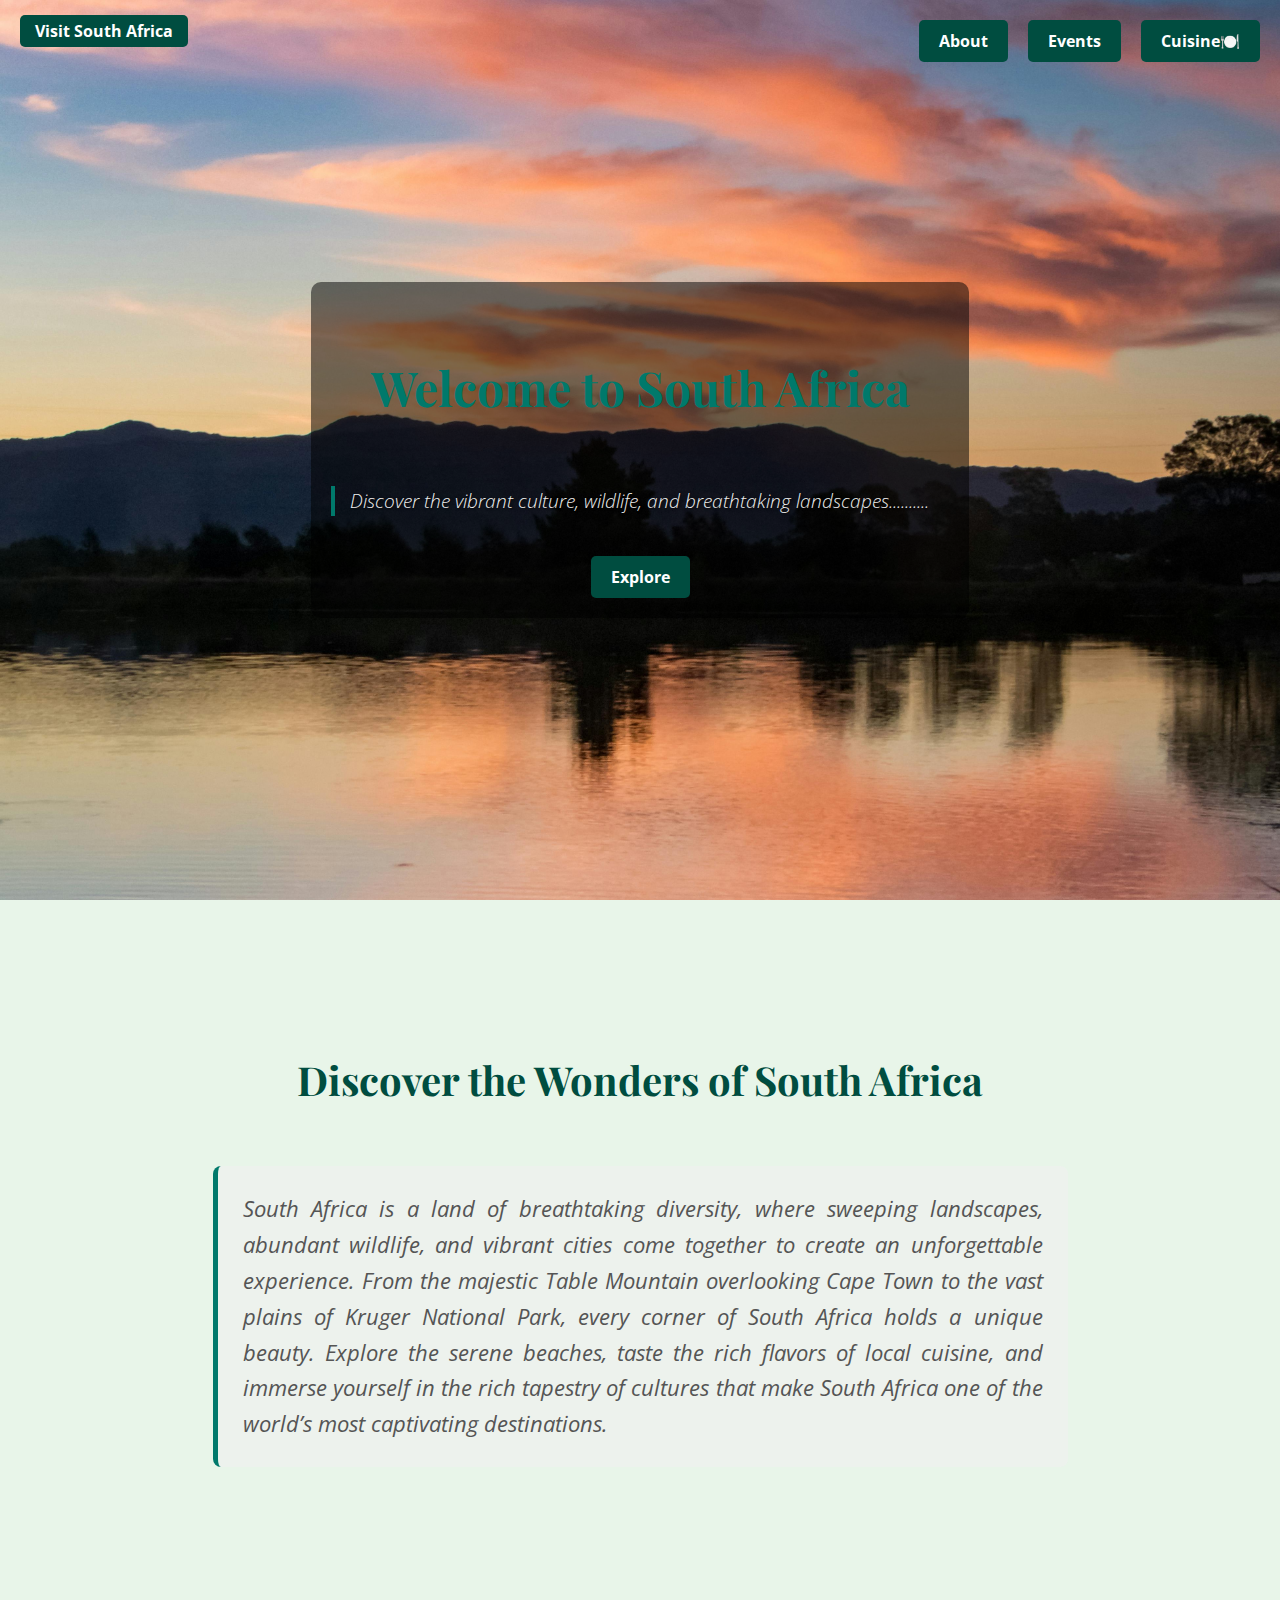
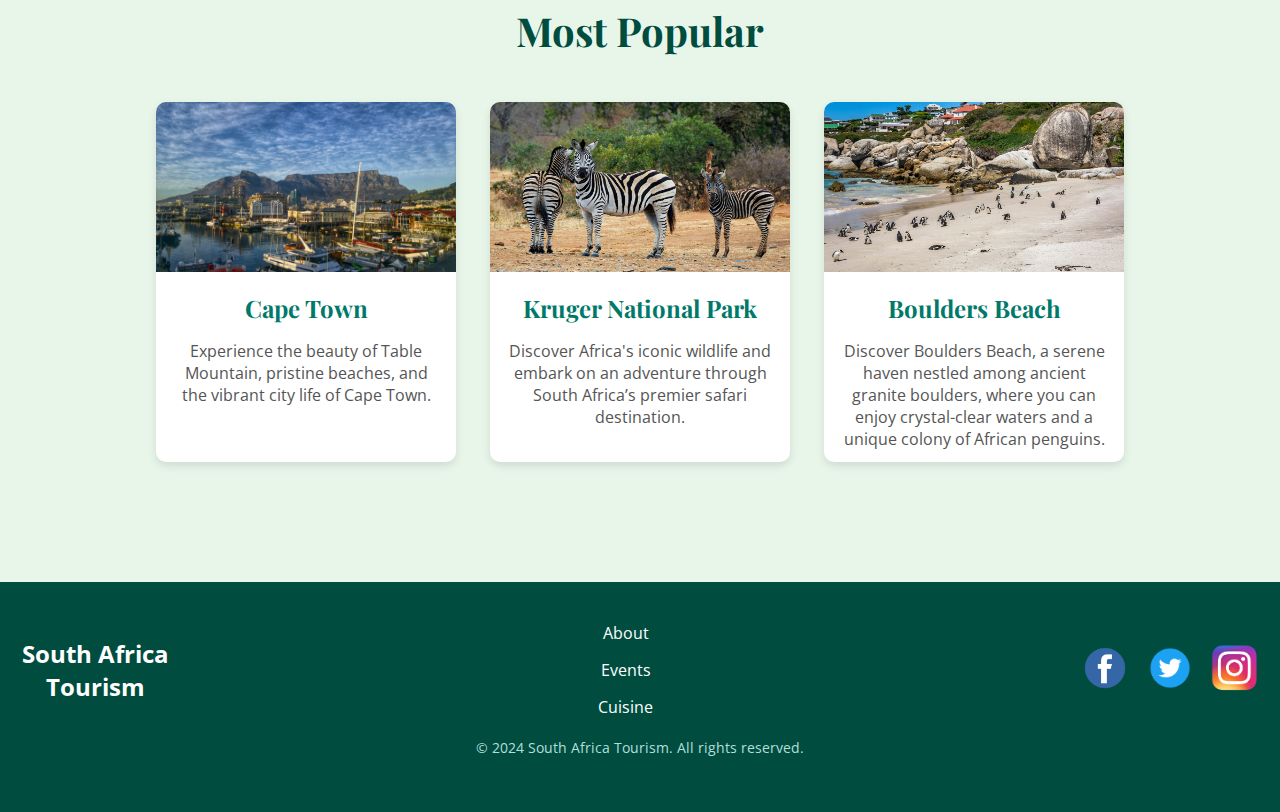
<file: Visit-South-Africa/index.html>
<!DOCTYPE html>
<html lang="en">
<head>
  <meta charset="UTF-8">
  <meta name="viewport" content="width=device-width, initial-scale=1.0">
  <title>Explore South Africa</title>
  <link rel="stylesheet" href="style.css">
  <link href="https://fonts.googleapis.com/css2?family=Open+Sans:wght@400;700&family=Playfair+Display:wght@400;700&display=swap" rel="stylesheet">

</head>
<body>

    <div class="slideshow-container">
        <div class="slide active">
            <img src="assets/1.jpg" alt="Image 1">
        </div>
        <div class="slide">
            <img src="assets/pexels-joseph-phillips-2044494-3677175.jpg" alt="Image 2">
        </div>
        <div class="slide">
            <img src="assets/wallpaperflare.com_wallpaper.jpg" alt="Image 3">
        </div>
        <div class="slide">
          <img src="assets/martijn-vonk-N2uoOGaoTy8-unsplash.jpg" alt="Image 4">
      </div>
      <div class="slide">
        <img src="assets/3.jpg" alt="Image 5">
    </div>
        
    </div>
    

    <div class="top-left-home-button">
        <a href="index.html">Visit South Africa</a>
    </div>
    <header class="header">
      <div class="header-overlay">
        <h1>Welcome to South Africa</h1>
        <p>Discover the vibrant culture, wildlife, and breathtaking landscapes..........</p>
        <div class="navbar">
            <a href="about.html" class="button">About</a>
            <a href="events.html" class="button">Events</a>
            <a href="food.html" class="button">Cuisine🍽️</a>
        </div>
        <a href="#attractions" class="explore-button">Explore</a>
    </div>
    
    </header>
   

  <section id="attractions" class="attractions-section">
    <h2>Discover the Wonders of South Africa</h2>
    <p class="attractions-description">
        South Africa is a land of breathtaking diversity, where sweeping landscapes, abundant wildlife, and vibrant cities come together to create an unforgettable experience. From the majestic Table Mountain overlooking Cape Town to the vast plains of Kruger National Park, every corner of South Africa holds a unique beauty. Explore the serene beaches, taste the rich flavors of local cuisine, and immerse yourself in the rich tapestry of cultures that make South Africa one of the world’s most captivating destinations.
    </p>
    <br>
    <br>
    <h2>Most Popular</h2>
    <div class="attraction-card">
      <a href="capetown.html">
      <img src="assets/pexels-pixabay-259447.jpg" alt="Cape Town">
      <h3>Cape Town</h3>
      <p>Experience the beauty of Table Mountain, pristine beaches, and the vibrant city life of Cape Town.</p>
      </a>
    </div>
    <div class="attraction-card">
      <a href="kruger.html">
      <img src="assets/martijn-vonk-N2uoOGaoTy8-unsplash.jpg" alt="Kruger National Park">
      <h3>Kruger National Park</h3>
      <p>Discover Africa's iconic wildlife and embark on an adventure through South Africa’s premier safari destination.</p>
      </a>
    </div>
    <div class="attraction-card">
      <a href="beach.html">
      <img src="assets/pexels-joseph-phillips-2044494-3677175.jpg" alt="Kruger National Park">
      <h3>Boulders Beach</h3>
      <p>Discover Boulders Beach, a serene haven nestled among ancient granite boulders, where you can enjoy crystal-clear waters and a unique colony of African penguins.</p>
      </a>
    </div>
</section>


<footer class="footer">
  <div class="footer-content">
      <div class="footer-logo">
          <a href="index.html">South Africa Tourism</a>
      </div>
      <div class="footer-links">
          <a href="about.html">About</a>
          <a href="events.html">Events</a>
          <a href="food.html">Cuisine</a>
      </div>
      <div class="footer-socials">
          <a href="https://www.facebook.com/SafiriSouthAfrica/" target="_blank"><img src="assets/facebook-icon.png" alt="Facebook"></a>
          <a href="https://x.com/southafrica?lang=en" target="_blank"><img src="assets/twitter-icon.png" alt="Twitter"></a>
          <a href="https://www.instagram.com/meetsouthafrica" target="_blank"><img src="assets/instagram-icon.png" alt="Instagram"></a>
      </div>
  </div>
  <div class="footer-bottom">
      <p>© 2024 South Africa Tourism. All rights reserved.</p>
  </div>
</footer>


  <script src="script.js"></script>
</body>
</html>
</file>
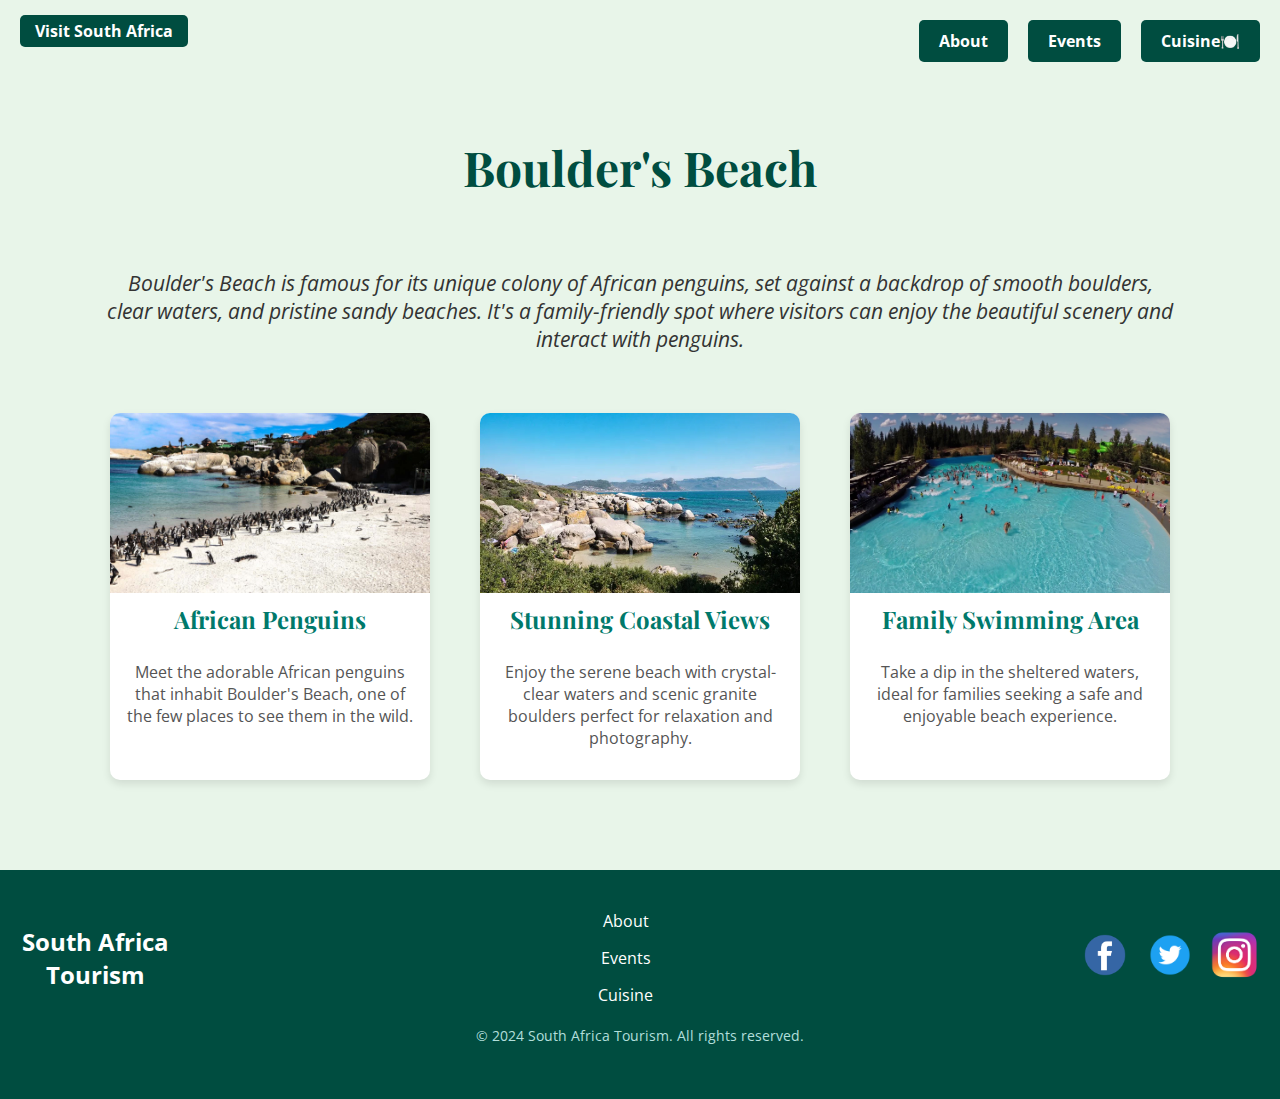
<file: Visit-South-Africa/beach.html>
<!DOCTYPE html>
<html lang="en">
<head>
  <meta charset="UTF-8">
  <meta name="viewport" content="width=device-width, initial-scale=1.0">
  <title>Explore Boulder's Beach</title>
  <link rel="stylesheet" href="style.css">
  <link href="https://fonts.googleapis.com/css2?family=Open+Sans:wght@400;700&family=Playfair+Display:wght@400;700&display=swap" rel="stylesheet">
</head>
<body>
  <div class="top-left-home-button">
    <a href="index.html">Visit South Africa</a>
  </div>

  <div class="navbar">
    <a href="about.html" class="button">About</a>
    <a href="events.html" class="button">Events</a>
    <a href="food.html" class="button">Cuisine🍽️</a>
  </div>

  <section class="events-section">
    <h2>Boulder's Beach</h2>
    <p class="overview">Boulder's Beach is famous for its unique colony of African penguins, set against a backdrop of smooth boulders, clear waters, and pristine sandy beaches. It's a family-friendly spot where visitors can enjoy the beautiful scenery and interact with penguins.</p>
    
    <div class="cards">
      <div class="event-card">
        <img src="assets/bouldersbeach/penguin.jpg" alt="African Penguins">
        <h3>African Penguins</h3>
        <p>Meet the adorable African penguins that inhabit Boulder's Beach, one of the few places to see them in the wild.</p>
      </div>
      <div class="event-card">
        <img src="assets/bouldersbeach/coastalview.webp" alt="Stunning Coastal Views">
        <h3>Stunning Coastal Views</h3>
        <p>Enjoy the serene beach with crystal-clear waters and scenic granite boulders perfect for relaxation and photography.</p>
      </div>
      <div class="event-card">
        <img src="assets/bouldersbeach/familyswimmingarea.jpg" alt="Family Swimming Area">
        <h3>Family Swimming Area</h3>
        <p>Take a dip in the sheltered waters, ideal for families seeking a safe and enjoyable beach experience.</p>
      </div>
    </div>
  </section>

  <footer class="footer">
    <div class="footer-content">
      <div class="footer-logo">
        <a href="index.html">South Africa Tourism</a>
      </div>
      <div class="footer-links">
        <a href="about.html">About</a>
        <a href="events.html">Events</a>
        <a href="food.html">Cuisine</a>
      </div>
      <div class="footer-socials">
        <a href="#"><img src="assets/facebook-icon.png" alt="Facebook"></a>
        <a href="#"><img src="assets/twitter-icon.png" alt="Twitter"></a>
        <a href="#"><img src="assets/instagram-icon.png" alt="Instagram"></a>
      </div>
    </div>
    <div class="footer-bottom">
      <p>© 2024 South Africa Tourism. All rights reserved.</p>
    </div>
  </footer>
</body>
</html>
</file>
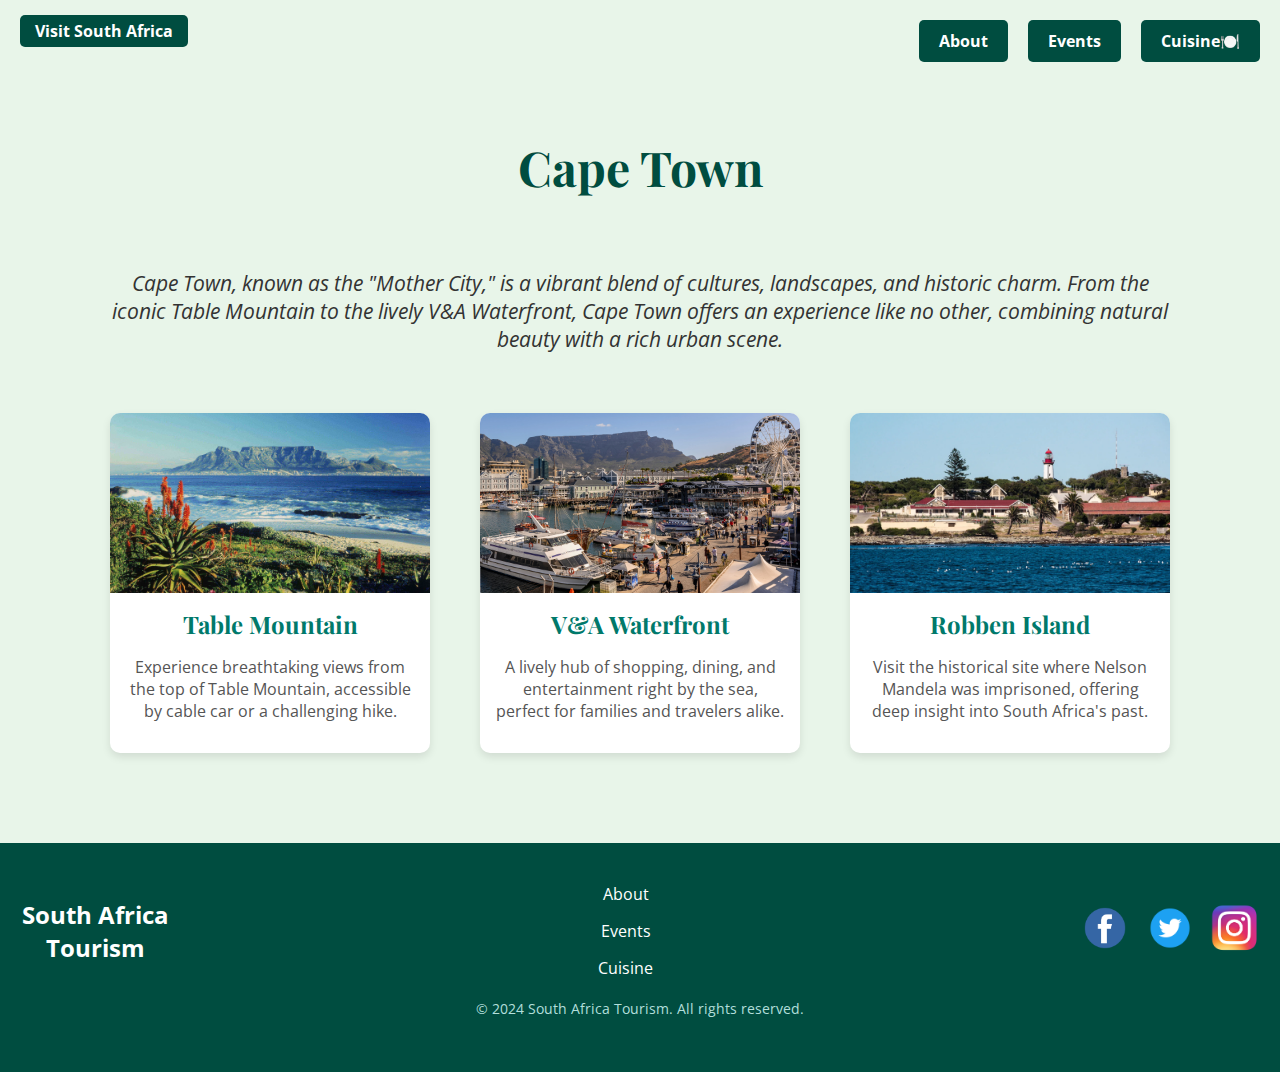
<file: Visit-South-Africa/capetown.html>
<!DOCTYPE html>
<html lang="en">
<head>
  <meta charset="UTF-8">
  <meta name="viewport" content="width=device-width, initial-scale=1.0">
  <title>Explore Cape Town</title>
  <link rel="stylesheet" href="style.css">
  <link href="https://fonts.googleapis.com/css2?family=Open+Sans:wght@400;700&family=Playfair+Display:wght@400;700&display=swap" rel="stylesheet">
</head>
<body>
  <div class="top-left-home-button">
    <a href="index.html">Visit South Africa</a>
  </div>

  <div class="navbar">
    <a href="about.html" class="button">About</a>
    <a href="events.html" class="button">Events</a>
    <a href="food.html" class="button">Cuisine🍽️</a>
  </div>

  <section class="events-section">
    <h2>Cape Town</h2>
    <p class="overview">Cape Town, known as the "Mother City," is a vibrant blend of cultures, landscapes, and historic charm. From the iconic Table Mountain to the lively V&A Waterfront, Cape Town offers an experience like no other, combining natural beauty with a rich urban scene.</p>
    
    <div class="cards">
      <div class="event-card">
        <a href="https://visittablemountain.com/">
          <img src="assets/capetown/tablemountain2008.jpg" alt="Table Mountain">
          <h3>Table Mountain</h3>
          <p>Experience breathtaking views from the top of Table Mountain, accessible by cable car or a challenging hike.</p>
        </a>
      </div>
      <div class="event-card">
        <a href="https://capetown.travel/top-attractions/va-waterfront/">
          <img src="assets/capetown/Modus_april22_waterfront_header21.jpg" alt="V&A Waterfront">
          <h3>V&A Waterfront</h3>
          <p>A lively hub of shopping, dining, and entertainment right by the sea, perfect for families and travelers alike.</p>
        </a>
      </div>
      <div class="event-card">
        <a href="https://www.capetown.travel/listing/robben-island-museum/">
          <img src="assets/capetown/Robben-Island-Table-Bay-prison-home-tourism-1999.webp" alt="Robben Island">
          <h3>Robben Island</h3>
          <p>Visit the historical site where Nelson Mandela was imprisoned, offering deep insight into South Africa's past.</p>
        </a>
      </div>
    </div>
  </section>

  <footer class="footer">
    <div class="footer-content">
      <div class="footer-logo">
        <a href="index.html">South Africa Tourism</a>
      </div>
      <div class="footer-links">
        <a href="about.html">About</a>
        <a href="events.html">Events</a>
        <a href="food.html">Cuisine</a>
      </div>
      <div class="footer-socials">
        <a href="#"><img src="assets/facebook-icon.png" alt="Facebook"></a>
        <a href="#"><img src="assets/twitter-icon.png" alt="Twitter"></a>
        <a href="#"><img src="assets/instagram-icon.png" alt="Instagram"></a>
      </div>
    </div>
    <div class="footer-bottom">
      <p>© 2024 South Africa Tourism. All rights reserved.</p>
    </div>
  </footer>
</body>
</html>
</file>
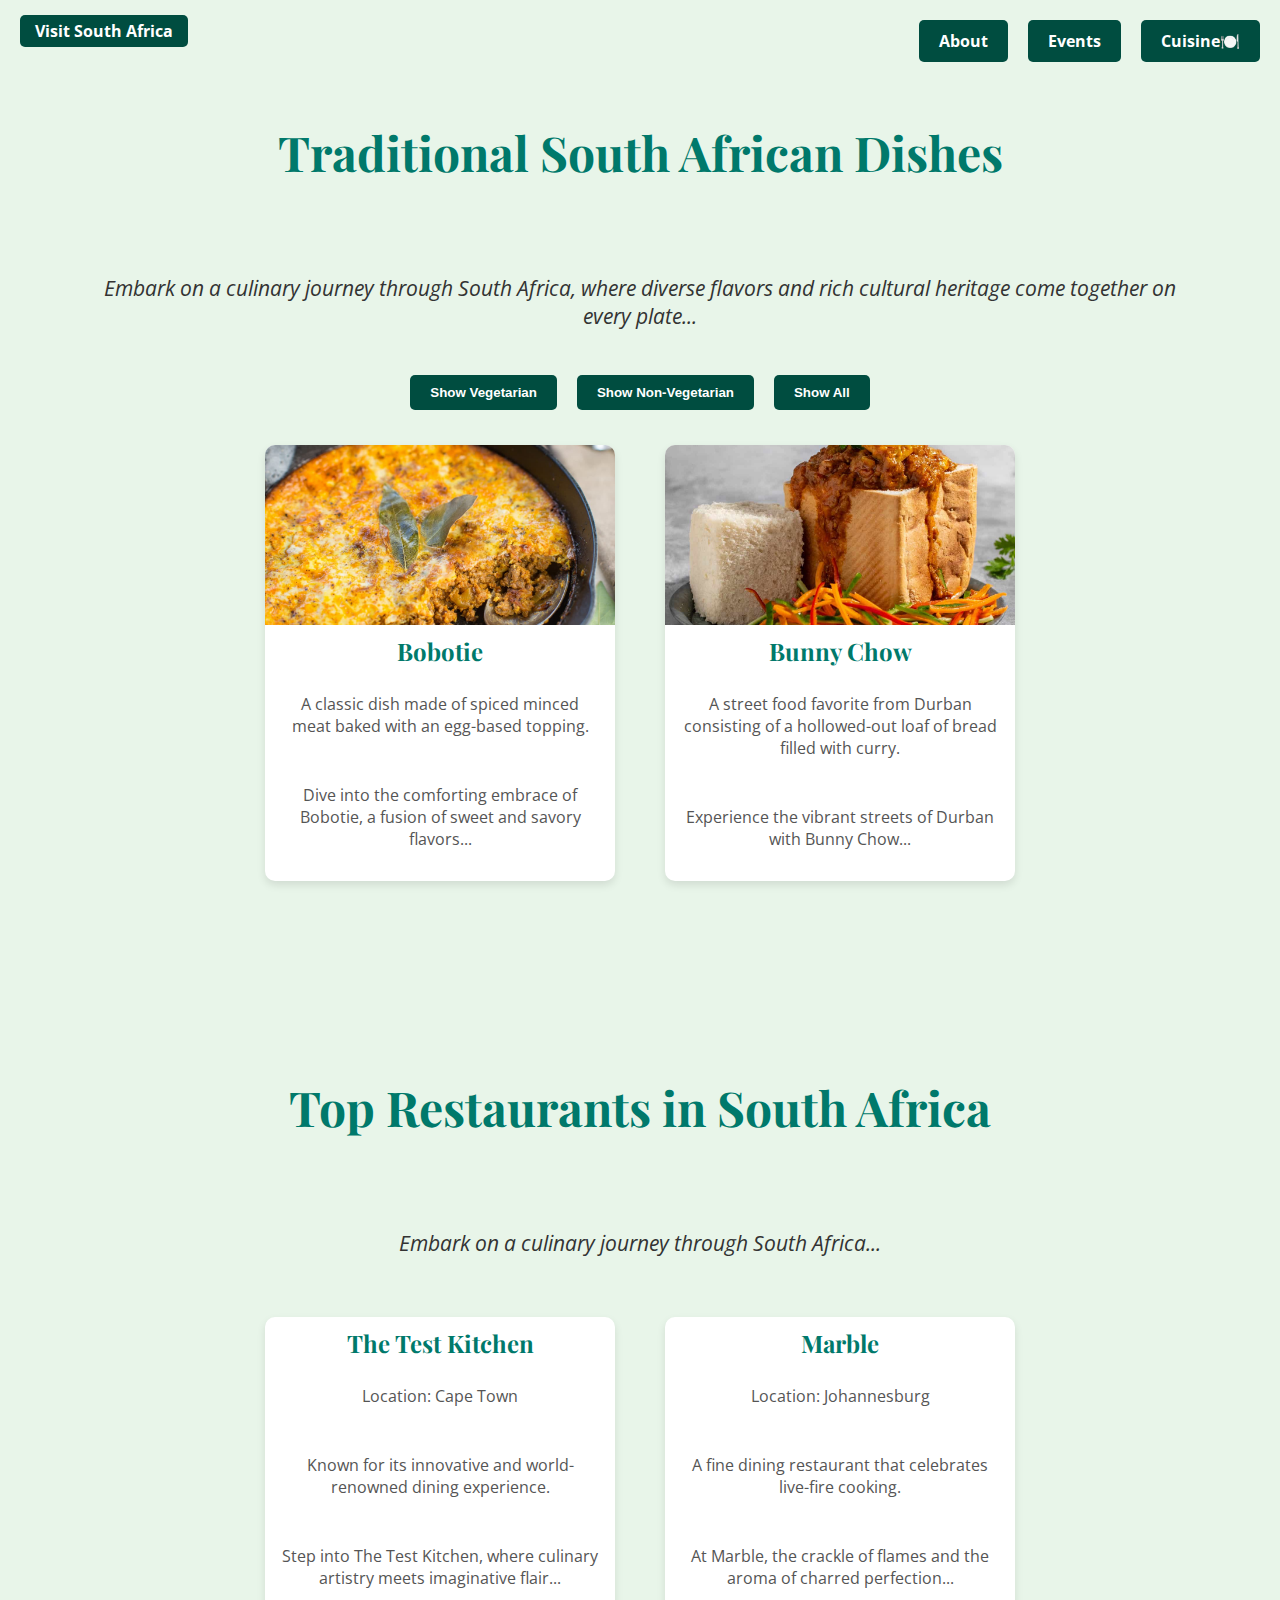
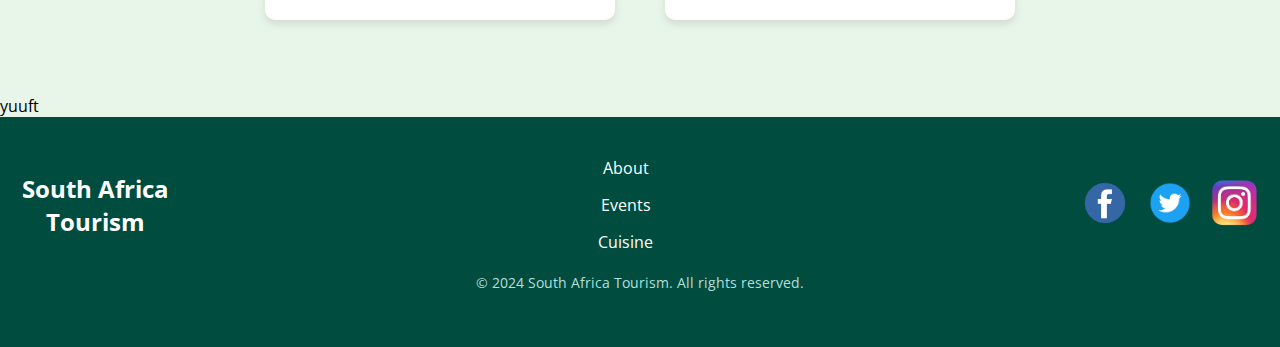
<file: Visit-South-Africa/cuisine.html>
<!DOCTYPE html>
<html lang="en">
<head>
  <meta charset="UTF-8">
  <meta name="viewport" content="width=device-width, initial-scale=1.0">
  <title>South African Cuisine</title>
  <link rel="stylesheet" href="style.css">
  <link href="https://fonts.googleapis.com/css2?family=Open+Sans:wght@400;700&family=Playfair+Display:wght@400;700&display=swap" rel="stylesheet">
</head>
<body>
    <div class="top-left-home-button">
        <a href="index.html">Visit South Africa</a>
    </div>

    <div class="navbar">
        <a href="about.html" class="button">About</a>
        <a href="events.html" class="button">Events</a>
        <a href="cuisine.html" class="button">Cuisine🍽️</a>
    </div>

    <section id="traditional-dishes" class="cuisine-section">
      <h2>Traditional South African Dishes</h2>
      <p class="overview">Embark on a culinary journey through South Africa, where diverse flavors and rich cultural heritage come together on every plate...</p>
      
      <div class="toggle-buttons">
        <button id="show-veg">Show Vegetarian</button>
        <button id="show-non-veg">Show Non-Vegetarian</button>
        <button id="show-all">Show All</button>
    </div>

      <div class="cards">
        <a href="">
          <div class="dish-card veg">
              <img src="assets/bobotic.jpg" alt="Bobotie">
              <h3>Bobotie</h3>
              <p>A classic dish made of spiced minced meat baked with an egg-based topping.</p>
              <p class="description">Dive into the comforting embrace of Bobotie, a fusion of sweet and savory flavors...</p>
          </div>
        </a>
        <a href="">
          <div class="dish-card non-veg">
              <img src="assets/bunny-chow.jpg" alt="Bunny Chow">
              <h3>Bunny Chow</h3>
              <p>A street food favorite from Durban consisting of a hollowed-out loaf of bread filled with curry.</p>
              <p class="description">Experience the vibrant streets of Durban with Bunny Chow...</p>
          </div>
        </a>
          <!-- Add more cuisine cards here -->
      </div>
  </section>

  <section id="restaurants" class="cuisine-section">
      <h2>Top Restaurants in South Africa</h2>
      <p class="overview">Embark on a culinary journey through South Africa...</p>
      <div class="cards">
          <a href="https://ttkfledgelings.co.za/home/">
            <div class="restaurant-card">
              <h3>The Test Kitchen</h3>
              <p>Location: Cape Town</p>
              <p>Known for its innovative and world-renowned dining experience.</p>
              <p class="description">Step into The Test Kitchen, where culinary artistry meets imaginative flair...</p>
          </div>
          </a>
          <a href="https://marble.restaurant/">
          <div class="restaurant-card">
              <h3>Marble</h3>
              <p>Location: Johannesburg</p>
              <p>A fine dining restaurant that celebrates live-fire cooking.</p>
              <p class="description">At Marble, the crackle of flames and the aroma of charred perfection...</p>
          </div>
          </a>
      </div>
  </section>
  yuuft
  <footer class="footer">
        <div class="footer-content">
            <div class="footer-logo">
                <a href="index.html">South Africa Tourism</a>
            </div>
            <div class="footer-links">
                <a href="about.html">About</a>
                <a href="events.html">Events</a>
                <a href="cuisine.html">Cuisine</a>
            </div>
            <div class="footer-socials">
                <a href="https://www.facebook.com/SafiriSouthAfrica/" target="_blank"><img src="assets/facebook-icon.png" alt="Facebook"></a>
                <a href="https://x.com/southafrica?lang=en" target="_blank"><img src="assets/twitter-icon.png" alt="Twitter"></a>
                <a href="https://www.instagram.com/meetsouthafrica" target="_blank"><img src="assets/instagram-icon.png" alt="Instagram"></a>
            </div>
        </div>
        <div class="footer-bottom">
            <p>© 2024 South Africa Tourism. All rights reserved.</p>
        </div>
    </footer>
</body>
</html>
</file>
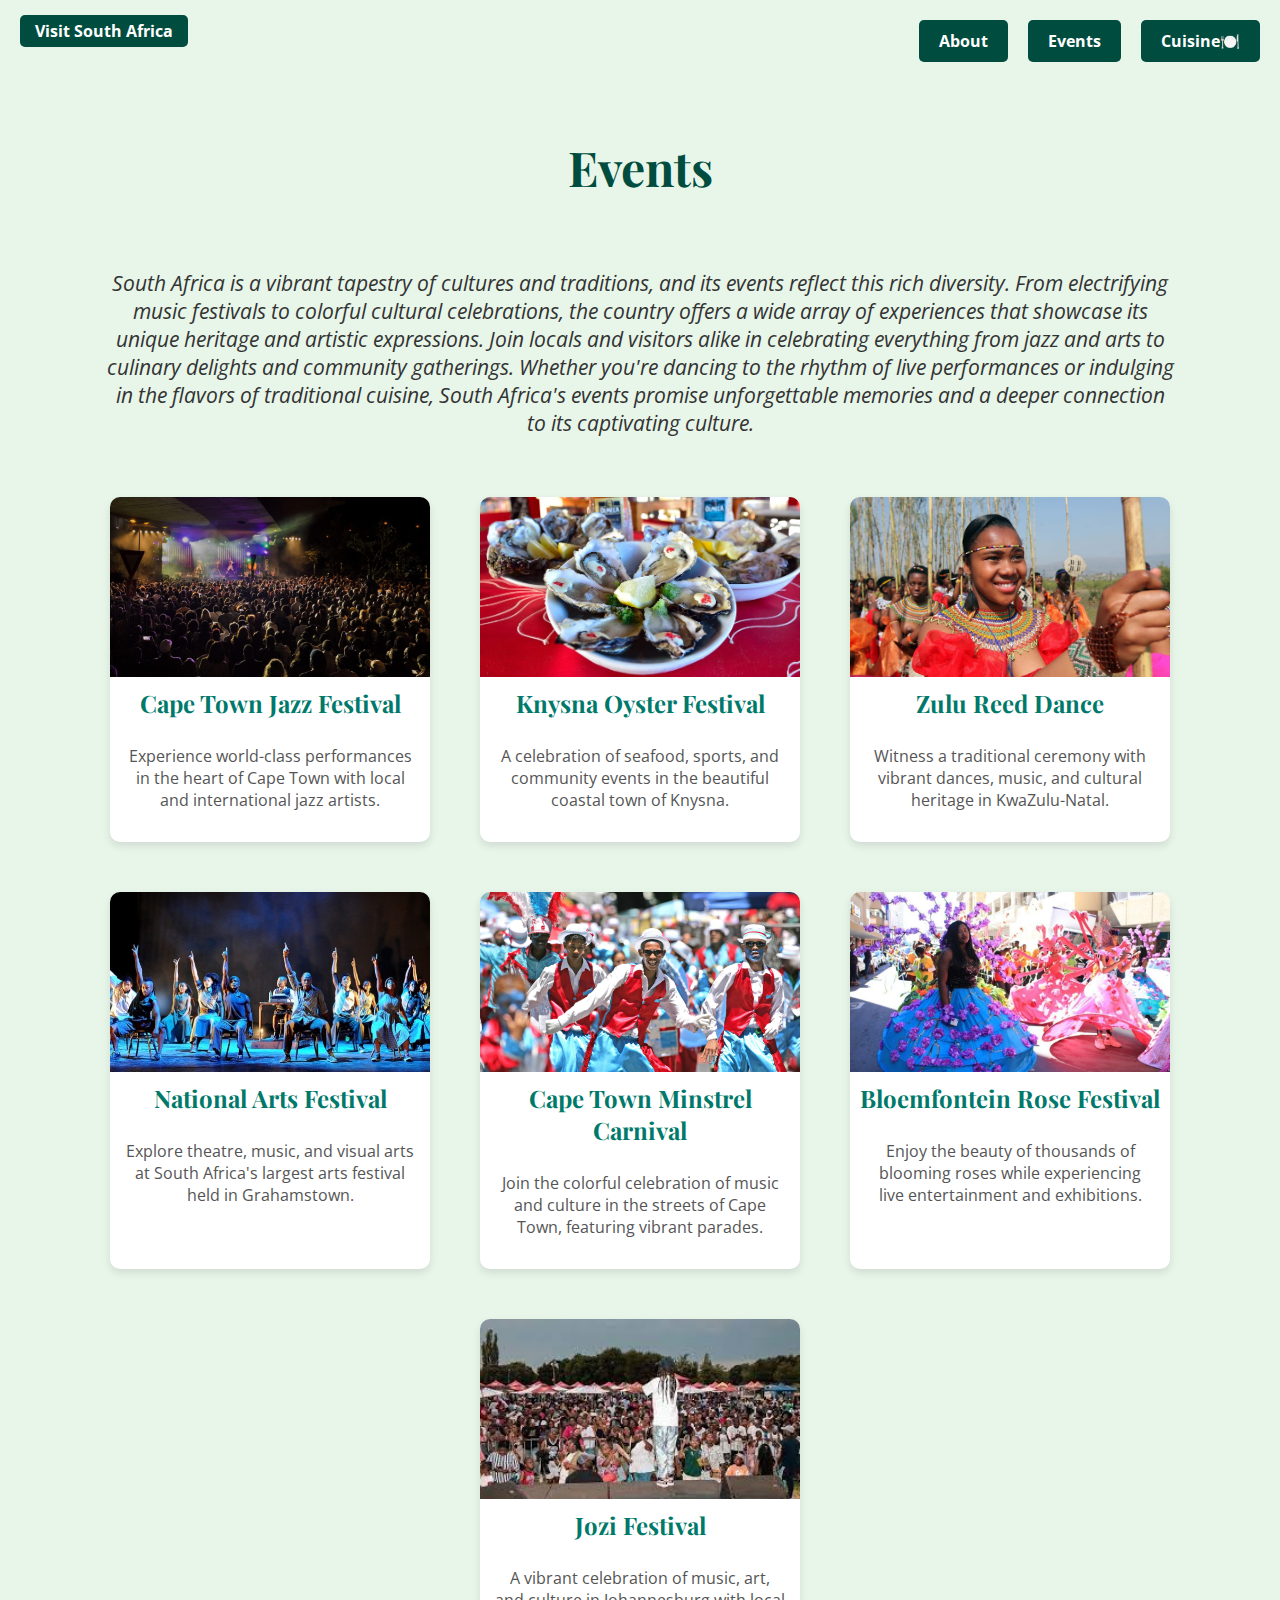
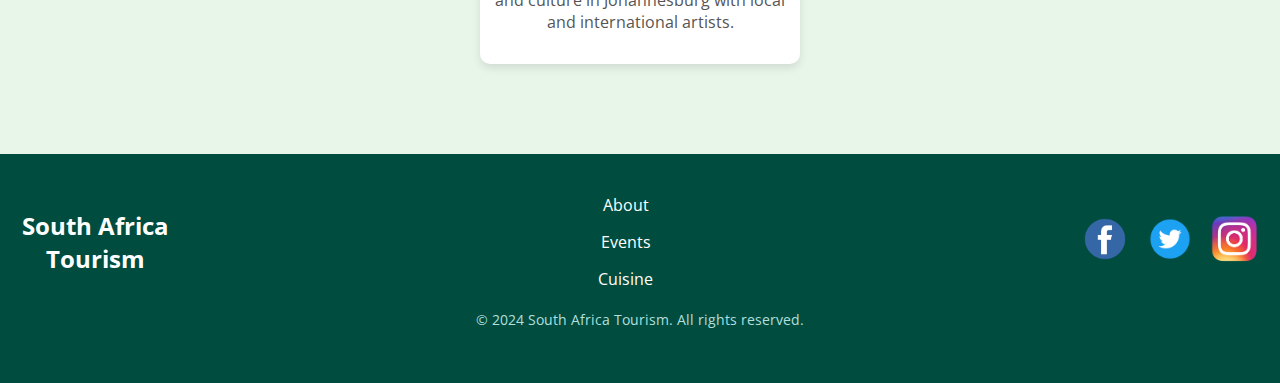
<file: Visit-South-Africa/events.html>
<!DOCTYPE html>
<html lang="en">
<head>
  <meta charset="UTF-8">
  <meta name="viewport" content="width=device-width, initial-scale=1.0">
  <title>South Africa Events</title>
  <link rel="stylesheet" href="style.css">
  <link href="https://fonts.googleapis.com/css2?family=Open+Sans:wght@400;700&family=Playfair+Display:wght@400;700&display=swap" rel="stylesheet">
</head>
<body>
    <div class="top-left-home-button">
        <a href="index.html">Visit South Africa</a>
    </div>

    <div class="navbar">
        <a href="about.html" class="button">About</a>
        <!-- <a href="#attractions" class="button">Attractions</a> -->
        <a href="events.html" class="button">Events</a>
        <a href="food.html" class="button">Cuisine🍽️</a>
    </div>

    <section id="upcoming-events" class="events-section">
      <h2>Events</h2>
      <p class="overview">South Africa is a vibrant tapestry of cultures and traditions, and its events reflect this rich diversity. From electrifying music festivals to colorful cultural celebrations, the country offers a wide array of experiences that showcase its unique heritage and artistic expressions. Join locals and visitors alike in celebrating everything from jazz and arts to culinary delights and community gatherings. Whether you're dancing to the rhythm of live performances or indulging in the flavors of traditional cuisine, South Africa's events promise unforgettable memories and a deeper connection to its captivating culture.</p>
      <div class="cards">
          <div class="event-card">
              <img src="assets/ctjf.jpg" alt="Cape Town Jazz Festival">
              <h3>Cape Town Jazz Festival</h3>
              <p>Experience world-class performances in the heart of Cape Town with local and international jazz artists.</p>
          </div>
          
          <div class="event-card">
              <img src="assets/kof.jpg" alt="Knysna Oyster Festival">
              <h3>Knysna Oyster Festival</h3>
              <p>A celebration of seafood, sports, and community events in the beautiful coastal town of Knysna.</p>
          </div>
          
          <div class="event-card">
              <img src="assets/zrd.jpg" alt="Zulu Reed Dance">
              <h3>Zulu Reed Dance</h3>
              <p>Witness a traditional ceremony with vibrant dances, music, and cultural heritage in KwaZulu-Natal.</p>
          </div>
          
          <div class="event-card">
              <img src="assets/naf.jpg" alt="National Arts Festival">
              <h3>National Arts Festival</h3>
              <p>Explore theatre, music, and visual arts at South Africa's largest arts festival held in Grahamstown.</p>
          </div>
          
          <div class="event-card">
              <img src="assets/ctmc.png" alt="Cape Town Minstrel Carnival">
              <h3>Cape Town Minstrel Carnival</h3>
              <p>Join the colorful celebration of music and culture in the streets of Cape Town, featuring vibrant parades.</p>
          </div>
          
          <div class="event-card">
              <img src="assets/brf.jpg" alt="Bloemfontein Rose Festival">
              <h3>Bloemfontein Rose Festival</h3>
              <p>Enjoy the beauty of thousands of blooming roses while experiencing live entertainment and exhibitions.</p>
          </div>
          
          <div class="event-card">
              <img src="assets/jf.jpeg" alt="Jozi Festival">
              <h3>Jozi Festival</h3>
              <p>A vibrant celebration of music, art, and culture in Johannesburg with local and international artists.</p>
          </div>
      </div>
  </section>
  


    <footer class="footer">
        <div class="footer-content">
            <div class="footer-logo">
                <a href="index.html">South Africa Tourism</a>
            </div>
            <div class="footer-links">
                <a href="about.html">About</a>
                <a href="events.html">Events</a>
                <a href="food.html">Cuisine</a>
            </div>
            <div class="footer-socials">
                <a href="https://www.facebook.com/SafiriSouthAfrica/" target="_blank"><img src="assets/facebook-icon.png" alt="Facebook"></a>
                <a href="https://x.com/southafrica?lang=en" target="_blank"><img src="assets/twitter-icon.png" alt="Twitter"></a>
                <a href="https://www.instagram.com/meetsouthafrica" target="_blank"><img src="assets/instagram-icon.png" alt="Instagram"></a>
            </div>
        </div>
        <div class="footer-bottom">
            <p>© 2024 South Africa Tourism. All rights reserved.</p>
        </div>
    </footer>
</body>
</html>
</file>
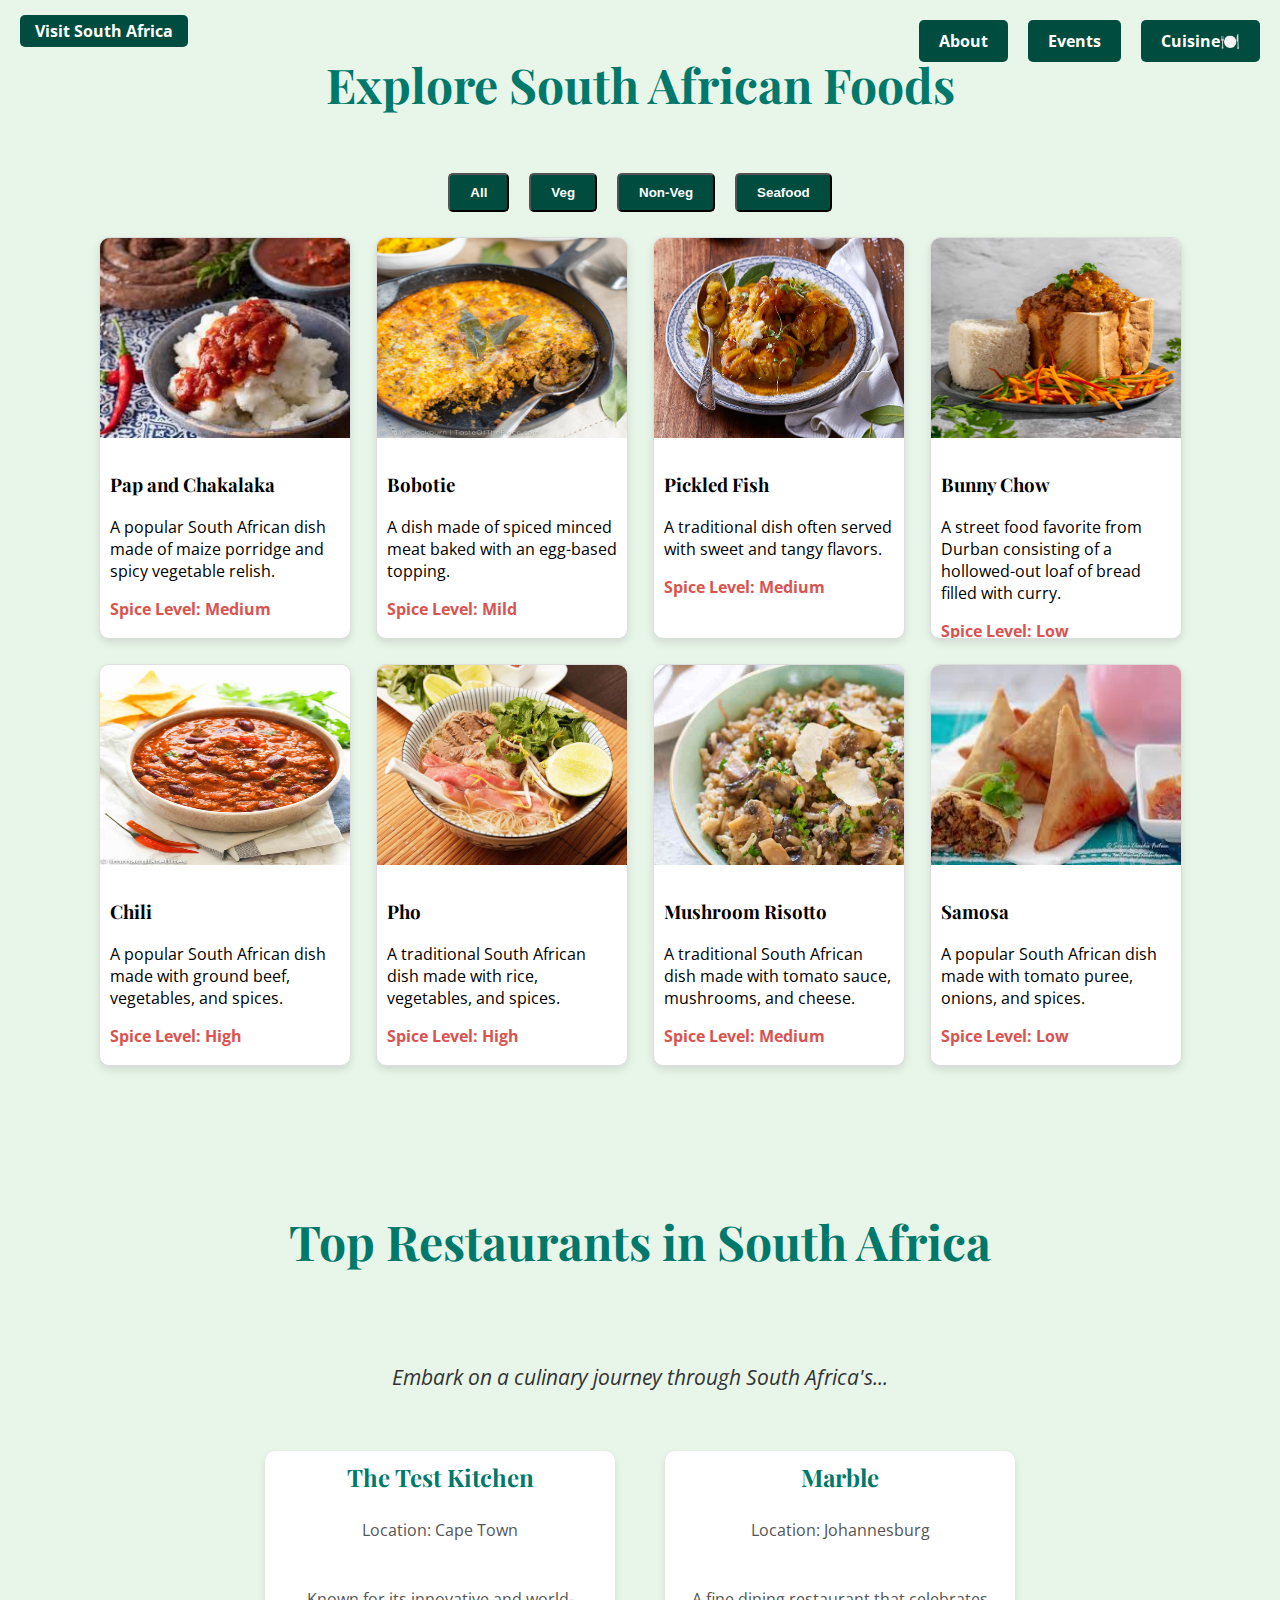
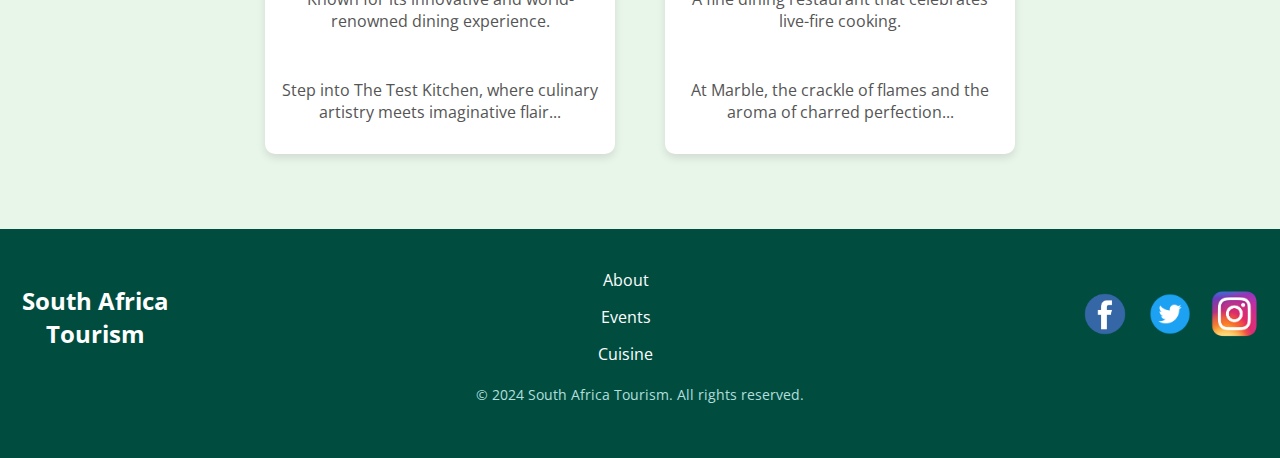
<file: Visit-South-Africa/food.html>
<!DOCTYPE html>
<html lang="en">
<head>
    <meta charset="UTF-8">
    <meta name="viewport" content="width=device-width, initial-scale=1.0">
    <title>South African Foods</title>
    <link href="https://fonts.googleapis.com/css2?family=Open+Sans:wght@400;700&family=Playfair+Display:wght@400;700&display=swap" rel="stylesheet">
    <link rel="stylesheet" href="style.css">
    <!-- <style>
        body {
            font-family: Arial, sans-serif;
            text-align: center;
            margin: 0;
            padding: 20px;
        }

        .buttons {
            margin-bottom: 20px;
        }

        button {
            margin: 5px;
            padding: 10px 20px;
            cursor: pointer;
        }

        .food-container {
            display: flex;
            flex-wrap: wrap;
            justify-content: center;
            gap: 20px;
        }

        .food-item {
            border: 1px solid #ddd;
            border-radius: 10px;
            overflow: hidden;
            width: 250px;
            box-shadow: 0 4px 8px rgba(0, 0, 0, 0.1);
        }

        .food-item img {
            width: 100%;
            height: auto;
        }

        .food-details {
            padding: 10px;
        }

        .spice-level {
            font-weight: bold;
            color: #d9534f;
        }
    </style> -->
</head>
<body>
    <div class="top-left-home-button">
        <a href="index.html">Visit South Africa</a>
    </div>

    <div class="navbar">
        <a href="about.html" class="button">About</a>
        <a href="events.html" class="button">Events</a>
        <a href="food.html" class="button">Cuisine🍽️</a>
    </div>
    <h1>Explore South African Foods</h1>
    <div class="buttons">
        <button onclick="filterFood('all')">All</button>
        <button onclick="filterFood('veg')">Veg</button>
        <button onclick="filterFood('nonveg')">Non-Veg</button>
        <button onclick="filterFood('seafood')">Seafood</button>
    </div>
    <div id="foodContainer" class="food-container"></div>

    <section id="restaurants" class="cuisine-section">
        <h2>Top Restaurants in South Africa</h2>
        <p class="overview">Embark on a culinary journey through South Africa's...</p>
        <div class="cards">
            <a href="https://ttkfledgelings.co.za/home/">
              <div class="restaurant-card">
                <h3>The Test Kitchen</h3>
                <p>Location: Cape Town</p>
                <p>Known for its innovative and world-renowned dining experience.</p>
                <p class="description">Step into The Test Kitchen, where culinary artistry meets imaginative flair...</p>
            </div>
            </a>
            <a href="https://marble.restaurant/">
            <div class="restaurant-card">
                <h3>Marble</h3>
                <p>Location: Johannesburg</p>
                <p>A fine dining restaurant that celebrates live-fire cooking.</p>
                <p class="description">At Marble, the crackle of flames and the aroma of charred perfection...</p>
            </div>
            </a>
        </div>
    </section>
    <footer class="footer">
        <div class="footer-content">
            <div class="footer-logo">
                <a href="index.html">South Africa Tourism</a>
            </div>
            <div class="footer-links">
                <a href="about.html">About</a>
                <a href="events.html">Events</a>
                <a href="food.html">Cuisine</a>
            </div>
            <div class="footer-socials">
                <a href="https://www.facebook.com/SafiriSouthAfrica/" target="_blank"><img src="assets/facebook-icon.png" alt="Facebook"></a>
                <a href="https://x.com/southafrica?lang=en" target="_blank"><img src="assets/twitter-icon.png" alt="Twitter"></a>
                <a href="https://www.instagram.com/meetsouthafrica" target="_blank"><img src="assets/instagram-icon.png" alt="Instagram"></a>
            </div>
        </div>
        <div class="footer-bottom">
            <p>© 2024 South Africa Tourism. All rights reserved.</p>
        </div>
    </footer>
    <script src="script1.js"></script>
</body>
</html>
</file>
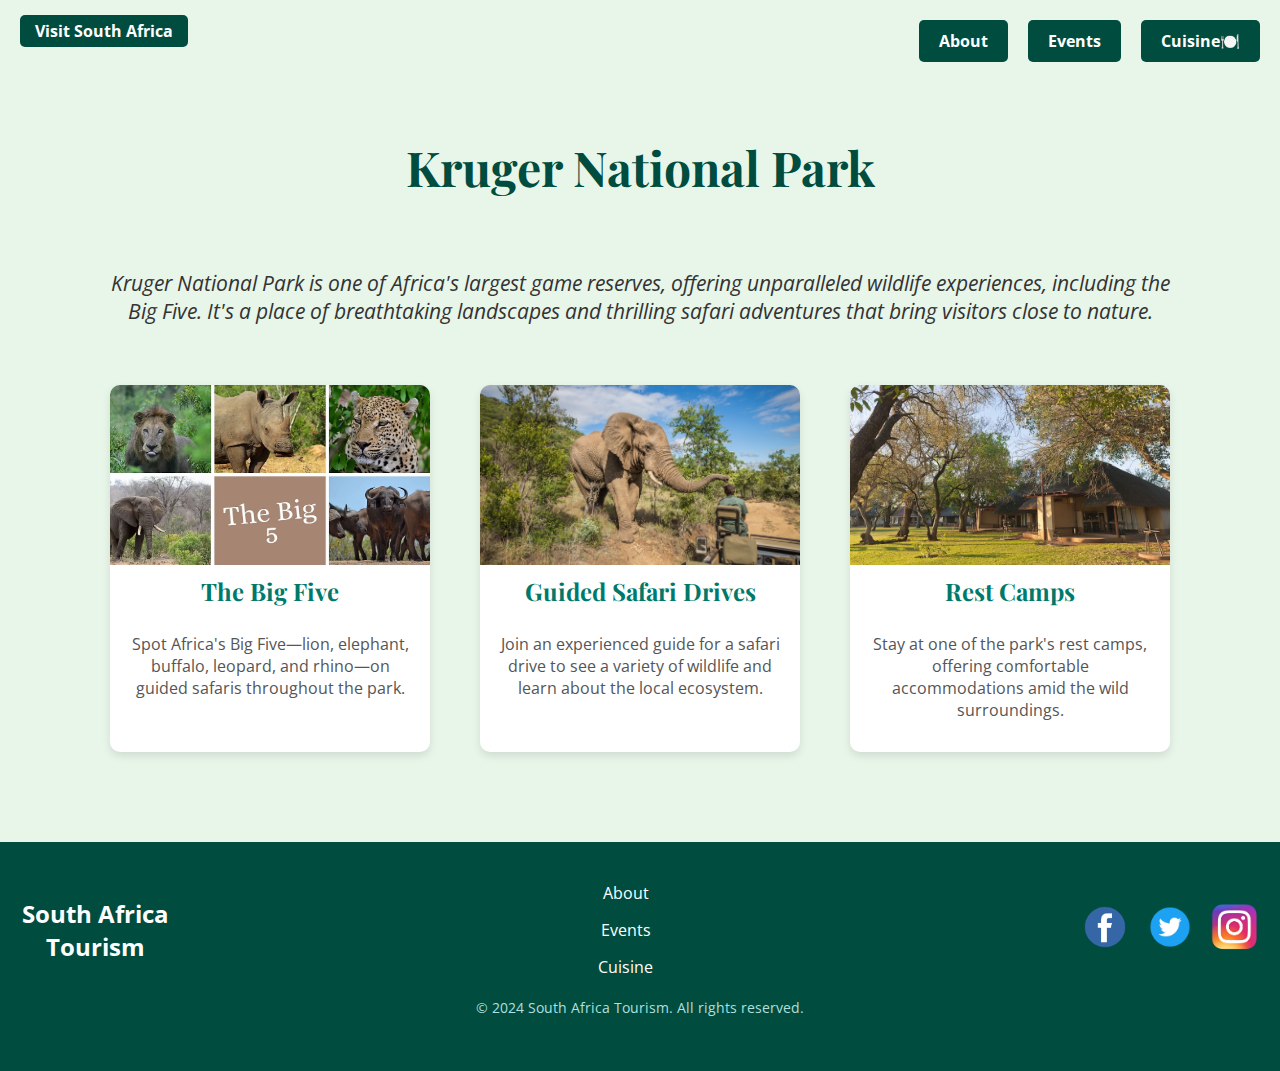
<file: Visit-South-Africa/kruger.html>
<!DOCTYPE html>
<html lang="en">
<head>
  <meta charset="UTF-8">
  <meta name="viewport" content="width=device-width, initial-scale=1.0">
  <title>Explore Kruger National Park</title>
  <link rel="stylesheet" href="style.css">
  <link href="https://fonts.googleapis.com/css2?family=Open+Sans:wght@400;700&family=Playfair+Display:wght@400;700&display=swap" rel="stylesheet">
</head>
<body>
  <div class="top-left-home-button">
    <a href="index.html">Visit South Africa</a>
  </div>

  <div class="navbar">
    <a href="about.html" class="button">About</a>
    <a href="events.html" class="button">Events</a>
    <a href="food.html" class="button">Cuisine🍽️</a>
  </div>

  <section class="events-section">
    <h2>Kruger National Park</h2>
    <p class="overview">Kruger National Park is one of Africa's largest game reserves, offering unparalleled wildlife experiences, including the Big Five. It's a place of breathtaking landscapes and thrilling safari adventures that bring visitors close to nature.</p>
    
    <div class="cards">
      <div class="event-card">
        <img src="assets/krugernationalpark/842894_2cae085b79d34375ac8558f75560c559~mv2.webp" alt="The Big Five">
        <h3>The Big Five</h3>
        <p>Spot Africa's Big Five—lion, elephant, buffalo, leopard, and rhino—on guided safaris throughout the park.</p>
      </div>
      <div class="event-card">
        <img src="assets/krugernationalpark/elephant__banner.jpg" alt="Guided Safari Drives">
        <h3>Guided Safari Drives</h3>
        <p>Join an experienced guide for a safari drive to see a variety of wildlife and learn about the local ecosystem.</p>
      </div>
      <div class="event-card">
        <img src="assets/krugernationalpark/rest_camp.jpg" alt="Rest Camps">
        <h3>Rest Camps</h3>
        <p>Stay at one of the park's rest camps, offering comfortable accommodations amid the wild surroundings.</p>
      </div>
    </div>
  </section>

  <footer class="footer">
    <div class="footer-content">
      <div class="footer-logo">
        <a href="index.html">South Africa Tourism</a>
      </div>
      <div class="footer-links">
        <a href="about.html">About</a>
        <a href="events.html">Events</a>
        <a href="food.html">Cuisine</a>
      </div>
      <div class="footer-socials">
        <a href="#"><img src="assets/facebook-icon.png" alt="Facebook"></a>
        <a href="#"><img src="assets/twitter-icon.png" alt="Twitter"></a>
        <a href="#"><img src="assets/instagram-icon.png" alt="Instagram"></a>
      </div>
    </div>
    <div class="footer-bottom">
      <p>© 2024 South Africa Tourism. All rights reserved.</p>
    </div>
  </footer>
</body>
</html>
</file>
<file: Visit-South-Africa/style.css>
/* Body styling (unchanged) */
body {
    margin: 0;
    padding: 0;
    box-sizing: border-box;
    overflow-x: hidden;
    background: #ffffff;
}
body {
    font-family: 'Open Sans', sans-serif;
}
html {
    scroll-behavior: smooth;
}


h1, h2, h3 {
    font-family: 'Playfair Display', serif;
}


.header {
    position: absolute;
    top: 0;
    left: 0;
    width: 100%;
    height: 100%;
    display: flex;
    flex-direction: column;
    justify-content: center;
    align-items: center;
    color: white;
    text-align: center;
    z-index: 1;
}

.header-overlay {
    background-color: rgba(0, 0, 0, 0.5);
    padding: 20px;
    border-radius: 10px;
    display: flex;
    flex-direction: column;
    align-items: center;
}
.header-overlay p {
    font-size: 1.2rem;
    margin-top: 15px;
    color: #f0f0f0; 
    line-height: 1.6;
    text-shadow: 1px 1px 2px rgba(0, 0, 0, 0.6);
    padding: 0 20px; 
    max-width: 600px; 
    font-style: italic;
    font-weight: 300;
    border-left: 4px solid #00796b;
    padding-left: 15px;
}

.explore-button {
    display: inline-block;
    margin-top: 20px;
    color: white;
    text-decoration: none;
    background-color: #004d40;
    padding: 10px 20px;
    border-radius: 5px;
    font-weight: bold;
    transition: background-color 0.3s, transform 0.3s;
}

.explore-button:hover {
    background-color: #00796b;
    transform: scale(1.05); 
}


/* Navbar styling */
.navbar {
    position: fixed; 
    top: 20px; 
    right: 20px; 
    display: flex; 
    gap: 20px; 
    z-index: 1000;
}

.navbar a {
    color: white;
    text-decoration: none;
    padding: 10px 20px;
    background-color: #004d40;
    border-radius: 5px;
    font-weight: bold;
    transition: background-color 0.3s, transform 0.3s;
}

.navbar a:hover {
    background-color: #00796b;
    transform: scale(1.05);
}

.top-left-home-button {
    position: fixed;
    top: 20px;
    left: 20px;
    z-index: 1001;
}

.top-left-home-button a {
    color: white;
    text-decoration: none;
    background-color: #004d40;
    padding: 5px 15px;
    border-radius: 5px;
    font-weight: bold;
    transition: background-color 0.3s, transform 0.3s;
}

.top-left-home-button a:hover {
    background-color: #00796b;
    transform: scale(1.05);
}

.slideshow-container {
    position: relative;
    width: 100%;
    overflow: hidden;
    height: 100vh;
}

.slide {
    position: absolute;
    width: 100%;
    height: 100%;
    opacity: 0;
    transition: opacity 1s ease-in-out;
}

.slide.active {
    opacity: 1;
}

.slide img {
    width: 100%;
    height: 100%;
    object-fit: cover;
}

.active {
    animation: fade 1s ease-in-out;
}

@keyframes fade {
    from { opacity: 0; }
    to { opacity: 1; }
}

.attractions-section {
    padding: 100px;
    background-color: #e8f5e9;
    text-align: center;
}

.attractions-section h2 {
    font-size: 2.5rem;
    color: #004d40;
    margin-bottom: 10px;
}

.attractions-description {
    font-size: 1.2rem;
    color: #333;
    max-width: 800px;
    margin: 0 auto 30px auto;
    line-height: 1.6;
}
.attractions-description  {
    font-size: 1.4rem; 
    line-height: 1.6; 
    color: #555;
    margin-top: 40px; 
    margin-bottom: 40px; 
    text-align: justify; 
    padding: 25px; 
    border-left: 5px solid #00796b; 
    background-color: rgba(240, 240, 240, 0.6); 
    border-radius: 8px; 
    transition: transform 0.3s; 
    font-style: italic;
}

.attractions-description:hover {
    transform: scale(1.02); 
    box-shadow: 0 4px 10px rgba(0, 0, 0, 0.2);
}


.attraction-card {
    display: inline-block;
    width: 300px;
    height: 360px;
    margin: 15px;
    border-radius: 10px;
    box-shadow: 0 4px 8px rgba(0, 0, 0, 0.1);
    background-color: white;
    overflow: hidden;
    transition: transform 0.3s;
}

.attraction-card:hover {
    transform: scale(1.05);
}

.attraction-card img {
    width: 100%;
    height: 170px;
}

.attraction-card h3 {
    font-size: 1.5rem;
    color: #00796b;
    margin: 15px 0 10px;
}

.attraction-card p {
    font-size: 1rem;
    color: #555;
    padding: 0 15px 15px;
}

/* Footer Styling */
.footer {
    background-color: #004d40;
    color: white;
    padding: 40px 20px;
    text-align: center;
}

.footer-content {
    display: flex;
    flex-direction: column;
    align-items: center;
    gap: 400px;
}

.footer-logo a {
    font-size: 1.5rem;
    color: #ffffff;
    font-weight: bold;
    text-decoration: none;
    transition: color 0.3s;
}

.footer-logo a:hover {
    color: #b2dfdb;
}

.footer-links {
    display: flex;
    gap: 15px;
    flex-wrap: wrap;
    justify-content: center;
}

.footer-links a {
    color: #ffffff;
    text-decoration: none;
    font-size: 1rem;
    transition: color 0.3s;
}

.footer-links a:hover {
    color: #b2dfdb;
}  

.footer-socials {
    display: flex;
    gap: 15px;
    justify-content: center;
}

.footer-socials a img {
    width: 50px;
    height: 50px;
    transition: transform 0.3s ease;
}

.footer-socials a:hover img {
    transform: translateY(-5px); 
}

.footer-bottom {
    margin-top: 20px;
    font-size: 0.9rem;
    color: #b2dfdb;
    justify-content: center;
}

@media (min-width: 600px) {
    .footer-content {
        flex-direction: row;
        justify-content: space-between;
    }
}

/* Events Section */

.events-section h2 {
    font-size: 3rem;
    color: #004d40; 
    margin-bottom: 20px;
    text-align: center;
}

.events-section {
    padding: 75px;
    background-color: #e8f5e9; 
}

.cards {
    display: flex;
    flex-wrap: wrap;
    justify-content: center;
    gap: 20px; 
}

.event-card {
    display: flex;
    flex-direction: column;
    align-items: center; 
    width: 320px; 
    height: auto;
    margin: 15px;
    border-radius: 10px;
    box-shadow: 0 4px 8px rgba(0, 0, 0, 0.1);
    background-color: white;
    overflow: hidden;
    transition: transform 0.3s;
}

.event-card:hover {
    transform: scale(1.05);
}

.event-card img {
    width: 100%;
    height: 180px;
    object-fit: cover;
}

.event-card h3 {
    font-size: 1.5rem;
    color: #00796b;
    margin: 10px 0;
    text-align: center;
}

.event-card p {
    font-size: 1rem;
    color: #555;
    padding: 0 15px 15px;
    text-align: center; 
}

.cuisine-section {
    padding: 60px;
    background-color: #e8f5e9;
}
h1, h2 {
    text-align: center;
    padding: 20px 0;
    color: #00796b; 
    font-size: 3rem;
}

.dish-card, .restaurant-card {
    display: flex;
    flex-direction: column;
    align-items: center; 
    width: 350px; 
    height: auto; 
    margin: 15px;
    border-radius: 10px;
    box-shadow: 0 4px 8px rgba(0, 0, 0, 0.1);
    background-color: white;
    overflow: hidden;
    transition: transform 0.3s;
}

.dish-card:hover, .restaurant-card:hover {
    transform: scale(1.05);
}

.dish-card img, .restaurant-card img {
    width: 100%;
    height: 180px;
    object-fit: cover; 
}

.dish-card h3, .restaurant-card h3 {
    font-size: 1.5rem;
    color: #00796b;
    margin: 10px 0;
    text-align: center; 
}

.dish-card p, .restaurant-card p {
    font-size: 1rem;
    color: #555;
    padding: 0 15px 15px;
    text-align: center; 
}
.overview {
    font-size: 1.3rem;
    color: #333; 
    margin: 15px 0;
    padding: 30px 30px; 
    text-align: center;
    font-style: italic;
}
a{
    text-decoration: none;
    color:inherit;

}

.toggle-buttons {
    display: flex;
    justify-content: center;
    margin-bottom: 20px;
}

.toggle-buttons button {
    margin: 0 10px;
    padding: 10px 20px;
    background-color: #004d40;
    color: white;
    border: none;
    border-radius: 5px;
    cursor: pointer;
    font-weight: bold;
    transition: background-color 0.3s, transform 0.3s;
}

.toggle-buttons button:hover {
    background-color: #00796b;
    transform: scale(1.05);
}

.buttons {
    margin-bottom: 20px;
    display: flex;
    gap: 10px;
    align-items: center;
    justify-content: center;
     
}

button {
    margin: 5px;
    padding: 10px 20px;
    cursor: pointer;
    align-content: center;
    color: white;
     text-decoration: none;
    padding: 10px 20px;
     background-color: #004d40;
     border-radius: 5px;
     font-weight: bold;
     transition: background-color 0.3s, transform 0.3s;
    
}

.food-container {
    display: flex;
    flex-wrap: wrap;
    justify-content: center;
    gap: 25px;
    margin-bottom: 23px;
}

.food-item {
    border: 1px solid #ddd;
    border-radius: 10px;
    overflow: hidden;
    width: 250px;
    box-shadow: 0 4px 8px rgba(0, 0, 0, 0.1);
    height: 400px;
    background-color: #ffffff;
}

.food-item img {
    width: 100%;
    height: 200px;
}

.food-details {
    padding: 10px;
}

.spice-level {
    font-weight: bold;
    color: #d9534f;
}

body{
    background-color: #e8f5e9;
}
</file>
